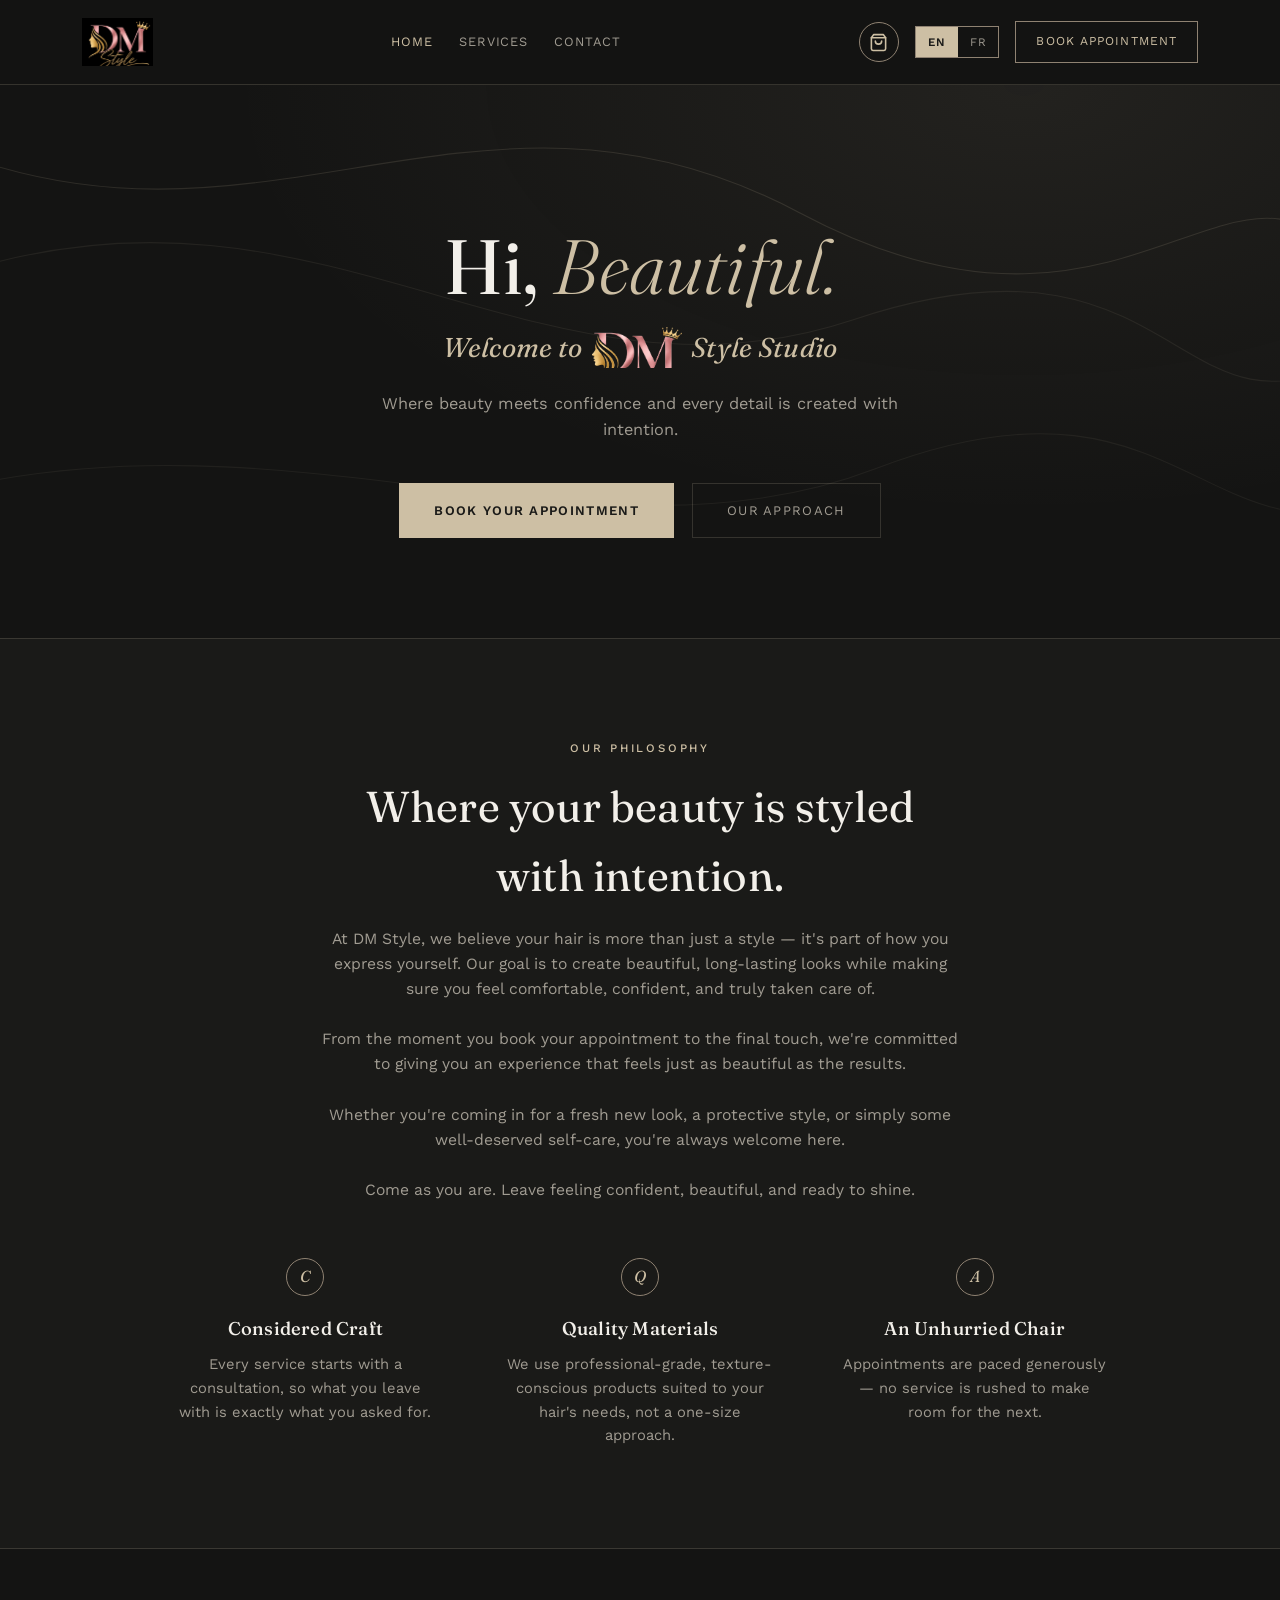
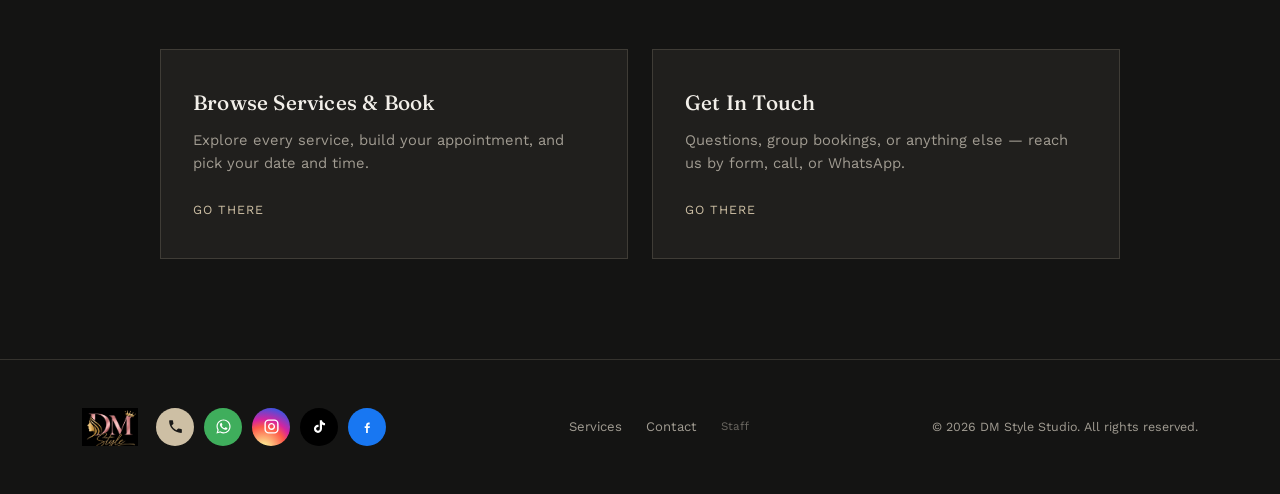
<file: index.html>
<!DOCTYPE html>
<html lang="en" id="htmlRoot">
<head>
<meta charset="UTF-8">
<meta name="viewport" content="width=device-width, initial-scale=1.0">
<title>DM Style Studio — Hair Salon</title>
<link rel="preconnect" href="https://fonts.googleapis.com">
<link href="https://fonts.googleapis.com/css2?family=Fraunces:opsz,wght@9..144,300;9..144,400;9..144,500;9..144,600&family=Work+Sans:wght@300;400;500;600&display=swap" rel="stylesheet">
<link rel="stylesheet" href="styles.css">
</head>
<body>

<header>
  <nav class="nav">
    <a href="#" data-nav="index.html" class="logo"><img src="images/logo-mark.jpg" alt="DM Style Studio" class="logo-img"></a>
    <button class="nav-toggle" id="navToggle" aria-label="Toggle menu">☰</button>
    <div class="nav-links" id="navLinks">
      <a href="#" data-nav="index.html" class="current" data-i18n="navHome">Home</a>
      <a href="#" data-nav="services.html" data-i18n="navServices">Services</a>
      <a href="#" data-nav="contact.html" data-i18n="navContact">Contact</a>
    </div>
    <div class="nav-right">
      <button class="cart-btn" id="cartBtn" aria-label="View appointment cart">
        <svg viewBox="0 0 24 24" fill="none" stroke="currentColor" stroke-width="2" stroke-linecap="round" stroke-linejoin="round"><path d="M6 2 3 6v14a2 2 0 0 0 2 2h14a2 2 0 0 0 2-2V6l-3-4Z"/><path d="M3 6h18"/><path d="M16 10a4 4 0 0 1-8 0"/></svg>
        <span class="cart-badge" id="cartBadge" style="display:none;">0</span>
      </button>
      <div class="lang-toggle">
        <button id="langEn" class="active">EN</button>
        <button id="langFr">FR</button>
      </div>
      <a href="#" data-nav="services.html" class="nav-cta" data-i18n="navBook">Book Appointment</a>
    </div>
  </nav>
</header>

<div class="quick-actions" id="quickActions">
  <a class="fab fab-whatsapp" id="fabWhatsapp" href="#" target="_blank" rel="noopener" aria-label="WhatsApp">
    <svg viewBox="0 0 24 24" fill="currentColor"><path d="M12.04 2C6.58 2 2.13 6.45 2.13 11.91c0 1.75.46 3.45 1.32 4.95L2 22l5.29-1.39a9.9 9.9 0 0 0 4.75 1.21h.01c5.46 0 9.9-4.45 9.9-9.91 0-2.65-1.03-5.14-2.9-7.01A9.82 9.82 0 0 0 12.04 2m0 1.67c2.2 0 4.27.86 5.82 2.42a8.19 8.19 0 0 1 2.41 5.82c0 4.55-3.7 8.24-8.24 8.24a8.2 8.2 0 0 1-4.19-1.15l-.3-.18-3.14.82.84-3.06-.2-.32a8.18 8.18 0 0 1-1.26-4.37c0-4.55 3.7-8.22 8.26-8.22M8.53 6.98c-.17 0-.45.06-.68.32-.23.25-.9.87-.9 2.13 0 1.25.92 2.46 1.05 2.63.13.17 1.8 2.88 4.43 3.93 2.19.87 2.64.7 3.11.65.48-.04 1.55-.63 1.77-1.24.22-.61.22-1.13.15-1.24-.06-.11-.24-.17-.5-.3-.26-.13-1.55-.77-1.79-.86-.24-.09-.42-.13-.59.13-.17.26-.68.86-.83 1.03-.15.17-.31.19-.57.06-.26-.13-1.09-.4-2.08-1.28-.77-.68-1.29-1.53-1.44-1.79-.15-.26-.02-.4.11-.53.12-.12.26-.31.39-.47.13-.15.17-.26.26-.43.09-.17.04-.32-.02-.45-.06-.13-.59-1.46-.82-1.99-.21-.5-.43-.44-.59-.45z"/></svg>
  </a>
  <a class="fab fab-call" id="fabCall" href="#" aria-label="Call">
    <svg viewBox="0 0 24 24" fill="currentColor"><path d="M6.62 10.79a15.05 15.05 0 0 0 6.59 6.59l2.2-2.2a1 1 0 0 1 1.02-.24 11.3 11.3 0 0 0 3.54.57 1 1 0 0 1 1 1V20a1 1 0 0 1-1 1C10.4 21 3 13.6 3 4a1 1 0 0 1 1-1h3.5a1 1 0 0 1 1 1c0 1.24.2 2.45.57 3.54a1 1 0 0 1-.25 1.02l-2.2 2.2z"/></svg>
  </a>
  <a class="fab fab-instagram" id="fabInstagram" href="#" target="_blank" rel="noopener" aria-label="Instagram">
    <svg viewBox="0 0 24 24" fill="none" stroke="currentColor" stroke-width="2"><rect x="3" y="3" width="18" height="18" rx="5" ry="5"/><path d="M16 11.37A4 4 0 1 1 12.63 8 4 4 0 0 1 16 11.37z"/><line x1="17.5" y1="6.5" x2="17.51" y2="6.5"/></svg>
  </a>
  <a class="fab fab-tiktok" id="fabTiktok" href="#" target="_blank" rel="noopener" aria-label="TikTok">
    <svg viewBox="0 0 24 24" fill="currentColor"><path d="M16.6 5.82s.51.5 0 0A4.278 4.278 0 0 1 15.54 3h-3.09v12.4a2.592 2.592 0 0 1-2.59 2.5c-1.42 0-2.6-1.16-2.6-2.6 0-1.72 1.66-3.01 3.37-2.48V9.66c-3.45-.46-6.47 2.22-6.47 5.64 0 3.33 2.76 5.7 5.69 5.7 3.14 0 5.69-2.55 5.69-5.7V9.01a7.35 7.35 0 0 0 4.3 1.38V7.3s-1.88.09-3.24-1.48z"/></svg>
  </a>
  <a class="fab fab-facebook" id="fabFacebook" href="#" target="_blank" rel="noopener" aria-label="Facebook">
    <svg viewBox="0 0 24 24" fill="currentColor"><path d="M13.5 9H15V6.5h-1.5C11.57 6.5 10 8.07 10 10v1.5H8V14h2v7h2.5v-7H15l.5-2.5H12.5V10c0-.55.45-1 1-1z"/></svg>
  </a>
  <button class="fab fab-toggle" id="fabToggle" aria-label="Show contact options" aria-expanded="false">
    <svg viewBox="0 0 24 24" fill="none" stroke="currentColor" stroke-width="2" stroke-linecap="round" stroke-linejoin="round"><path d="M21 11.5a8.38 8.38 0 0 1-.9 3.8 8.5 8.5 0 0 1-7.6 4.7 8.38 8.38 0 0 1-3.8-.9L3 21l1.9-5.7a8.38 8.38 0 0 1-.9-3.8 8.5 8.5 0 0 1 4.7-7.6 8.38 8.38 0 0 1 3.8-.9h.5a8.48 8.48 0 0 1 8 8v.5z"/></svg>
  </button>
</div>

<main>
  <section class="hero">
    <svg class="hero-strands" viewBox="0 0 1200 500" preserveAspectRatio="none" xmlns="http://www.w3.org/2000/svg">
      <path d="M -50 60 C 250 180, 450 -40, 750 120 S 1150 40, 1260 160" stroke="#cdbfa4" stroke-width="1" fill="none" opacity="0.35"/>
      <path d="M -50 180 C 300 60, 500 320, 800 220 S 1100 340, 1260 260" stroke="#cdbfa4" stroke-width="1" fill="none" opacity="0.22"/>
      <path d="M -50 380 C 280 300, 560 460, 820 360 S 1120 420, 1260 400" stroke="#cdbfa4" stroke-width="1" fill="none" opacity="0.18"/>
    </svg>
    <div class="hero-inner">
      <h1 data-i18n-html="heroHeadline">Hi, <em>Beautiful.</em></h1>
      <p class="hero-welcome" data-i18n-html="heroWelcome">Welcome to DM Style Studio</p>
      <p class="lede" data-i18n="heroLede"></p>
      <div class="hero-ctas">
        <a href="#" data-nav="services.html" class="btn-primary" data-i18n="heroCta1">Book Your Appointment</a>
        <a href="#philosophy" class="btn-ghost" data-i18n="heroCta2">Our Approach</a>
      </div>
    </div>
  </section>

  <section class="about" id="philosophy">
    <div class="wrap">
      <div class="section-head">
        <div class="eyebrow" data-i18n="philosophyEyebrow">Our Philosophy</div>
        <h2 data-i18n="philosophyTitle"></h2>
        <p data-i18n-html="philosophyLede"></p>
      </div>
      <div class="pillars">
        <div class="pillar">
          <div class="mark">C</div>
          <h3 data-i18n="pillar1Title"></h3>
          <p data-i18n="pillar1Body"></p>
        </div>
        <div class="pillar">
          <div class="mark">Q</div>
          <h3 data-i18n="pillar2Title"></h3>
          <p data-i18n="pillar2Body"></p>
        </div>
        <div class="pillar">
          <div class="mark">A</div>
          <h3 data-i18n="pillar3Title"></h3>
          <p data-i18n="pillar3Body"></p>
        </div>
      </div>
    </div>
  </section>

  <section>
    <div class="wrap">
      <div class="teaser-grid">
        <a href="#" data-nav="services.html" class="teaser-card">
          <h3 data-i18n="teaserServicesTitle">Browse Services & Book</h3>
          <p data-i18n="teaserServicesBody"></p>
          <span class="go" data-i18n="teaserGo">Go there →</span>
        </a>
        <a href="#" data-nav="contact.html" class="teaser-card">
          <h3 data-i18n="teaserContactTitle">Get In Touch</h3>
          <p data-i18n="teaserContactBody"></p>
          <span class="go" data-i18n="teaserGo">Go there →</span>
        </a>
      </div>
    </div>
  </section>
</main>

<footer>
  <div class="wrap footer-inner">
    <div class="footer-brand">
      <a href="#" data-nav="index.html" class="logo"><img src="images/logo-mark.jpg" alt="DM Style Studio" class="logo-img logo-img-footer"></a>
      <div class="footer-social">
        <a class="social-icon social-call" id="footerCall" href="#" aria-label="Call">
          <svg viewBox="0 0 24 24" fill="currentColor"><path d="M6.62 10.79a15.05 15.05 0 0 0 6.59 6.59l2.2-2.2a1 1 0 0 1 1.02-.24 11.3 11.3 0 0 0 3.54.57 1 1 0 0 1 1 1V20a1 1 0 0 1-1 1C10.4 21 3 13.6 3 4a1 1 0 0 1 1-1h3.5a1 1 0 0 1 1 1c0 1.24.2 2.45.57 3.54a1 1 0 0 1-.25 1.02l-2.2 2.2z"/></svg>
        </a>
        <a class="social-icon social-whatsapp" id="footerWhatsapp" href="#" target="_blank" rel="noopener" aria-label="WhatsApp">
          <svg viewBox="0 0 24 24" fill="currentColor"><path d="M12.04 2C6.58 2 2.13 6.45 2.13 11.91c0 1.75.46 3.45 1.32 4.95L2 22l5.29-1.39a9.9 9.9 0 0 0 4.75 1.21h.01c5.46 0 9.9-4.45 9.9-9.91 0-2.65-1.03-5.14-2.9-7.01A9.82 9.82 0 0 0 12.04 2m0 1.67c2.2 0 4.27.86 5.82 2.42a8.19 8.19 0 0 1 2.41 5.82c0 4.55-3.7 8.24-8.24 8.24a8.2 8.2 0 0 1-4.19-1.15l-.3-.18-3.14.82.84-3.06-.2-.32a8.18 8.18 0 0 1-1.26-4.37c0-4.55 3.7-8.22 8.26-8.22M8.53 6.98c-.17 0-.45.06-.68.32-.23.25-.9.87-.9 2.13 0 1.25.92 2.46 1.05 2.63.13.17 1.8 2.88 4.43 3.93 2.19.87 2.64.7 3.11.65.48-.04 1.55-.63 1.77-1.24.22-.61.22-1.13.15-1.24-.06-.11-.24-.17-.5-.3-.26-.13-1.55-.77-1.79-.86-.24-.09-.42-.13-.59.13-.17.26-.68.86-.83 1.03-.15.17-.31.19-.57.06-.26-.13-1.09-.4-2.08-1.28-.77-.68-1.29-1.53-1.44-1.79-.15-.26-.02-.4.11-.53.12-.12.26-.31.39-.47.13-.15.17-.26.26-.43.09-.17.04-.32-.02-.45-.06-.13-.59-1.46-.82-1.99-.21-.5-.43-.44-.59-.45z"/></svg>
        </a>
        <a class="social-icon social-instagram" id="footerInstagram" href="#" target="_blank" rel="noopener" aria-label="Instagram">
          <svg viewBox="0 0 24 24" fill="none" stroke="currentColor" stroke-width="2"><rect x="3" y="3" width="18" height="18" rx="5" ry="5"/><path d="M16 11.37A4 4 0 1 1 12.63 8 4 4 0 0 1 16 11.37z"/><line x1="17.5" y1="6.5" x2="17.51" y2="6.5"/></svg>
        </a>
        <a class="social-icon social-tiktok" id="footerTiktok" href="#" target="_blank" rel="noopener" aria-label="TikTok">
          <svg viewBox="0 0 24 24" fill="currentColor"><path d="M16.6 5.82s.51.5 0 0A4.278 4.278 0 0 1 15.54 3h-3.09v12.4a2.592 2.592 0 0 1-2.59 2.5c-1.42 0-2.6-1.16-2.6-2.6 0-1.72 1.66-3.01 3.37-2.48V9.66c-3.45-.46-6.47 2.22-6.47 5.64 0 3.33 2.76 5.7 5.69 5.7 3.14 0 5.69-2.55 5.69-5.7V9.01a7.35 7.35 0 0 0 4.3 1.38V7.3s-1.88.09-3.24-1.48z"/></svg>
        </a>
        <a class="social-icon social-facebook" id="footerFacebook" href="#" target="_blank" rel="noopener" aria-label="Facebook">
          <svg viewBox="0 0 24 24" fill="currentColor"><path d="M13.5 9H15V6.5h-1.5C11.57 6.5 10 8.07 10 10v1.5H8V14h2v7h2.5v-7H15l.5-2.5H12.5V10c0-.55.45-1 1-1z"/></svg>
        </a>
      </div>
    </div>
    <div class="footer-links">
      <a href="#" data-nav="services.html" data-i18n="navServices">Services</a>
      <a href="#" data-nav="contact.html" data-i18n="navContact">Contact</a>
      <a href="#" data-nav="manage.html" class="staff-link">Staff</a>
    </div>
    <p class="fine">&copy; 2026 DM Style Studio. <span data-i18n="footerRights"></span></p>
  </div>
</footer>

<script src="data.js"></script>
<script>
  initChrome();
</script>
</body>
</html>
</file>
<file: styles.css>
:root{
  --bg:#141413;
  --bg-alt:#1a1a18;
  --panel:#201f1d;
  --panel-2:#262523;
  --beige:#cdbfa4;
  --beige-soft:#8f8272;
  --slate:#57534b;
  --slate-dark:#3c3a35;
  --text:#f2efe9;
  --text-muted:#a19c92;
  --line: rgba(205,191,164,.18);
  --whatsapp:#3fae5c;
  --ok:#7f9c7a;
  --warn:#b4776b;
}
*{box-sizing:border-box; margin:0; padding:0;}
html{scroll-behavior:smooth;}
body{
  background:var(--bg); color:var(--text); font-family:'Work Sans', sans-serif;
  font-weight:400; line-height:1.6; -webkit-font-smoothing:antialiased;
}
h1,h2,h3,h4{ font-family:'Fraunces', serif; font-weight:500; letter-spacing:.2px; }
a{color:inherit; text-decoration:none;}
img{max-width:100%; display:block;}
.wrap{max-width:1180px; margin:0 auto; padding:0 32px;}
.eyebrow{ font-size:.72rem; letter-spacing:.24em; text-transform:uppercase; color:var(--beige); font-weight:500; }
::selection{background:var(--beige); color:#1a1a18;}
a:focus-visible, button:focus-visible, input:focus-visible, textarea:focus-visible, select:focus-visible{
  outline:2px solid var(--beige); outline-offset:3px;
}

/* ---------- HEADER ---------- */
header{ position:sticky; top:0; z-index:60; background:rgba(20,20,19,.92); backdrop-filter: blur(10px); border-bottom:1px solid var(--line); }
.nav{ display:flex; align-items:center; justify-content:space-between; gap:18px; padding:18px 32px; max-width:1180px; margin:0 auto; }
.logo{ font-family:'Fraunces', serif; font-size:1.3rem; letter-spacing:.06em; flex-shrink:0; display:flex; align-items:center; }
.logo span{color:var(--beige);}
.logo-img{ height:48px; width:auto; display:block; }
.logo-img.logo-img-footer{ height:38px; }
.nav-links{display:flex; gap:26px; align-items:center;}
.nav-links a, .nav-links button.link{
  font-size:.8rem; letter-spacing:.07em; text-transform:uppercase; color:var(--text-muted);
  transition:color .25s ease; padding:4px 0; border-bottom:1px solid transparent; background:none; border:none;
  font-family:inherit; cursor:pointer;
}
.nav-links a.current{color:var(--beige); border-color:var(--beige);}
.nav-links a:hover, .nav-links button.link:hover{color:var(--text); border-color:var(--beige);}
.nav-right{display:flex; align-items:center; gap:16px;}
.lang-toggle{ display:flex; border:1px solid var(--beige-soft); overflow:hidden; flex-shrink:0; }
.lang-toggle button{
  background:transparent; border:none; color:var(--text-muted); font-size:.72rem; letter-spacing:.08em;
  padding:8px 12px; cursor:pointer; font-family:inherit; transition:.2s ease;
}
.lang-toggle button.active{background:var(--beige); color:#1a1a18; font-weight:600;}
.nav-cta{
  border:1px solid var(--beige-soft); padding:10px 20px; font-size:.76rem; letter-spacing:.09em;
  text-transform:uppercase; color:var(--beige); transition:.25s ease; white-space:nowrap;
}
.nav-cta:hover{background:var(--beige); color:#1a1a18;}
.nav-toggle{display:none; background:none; border:0; color:var(--text); font-size:1.4rem; cursor:pointer;}

@media (max-width:940px){
  .nav-links{
    position:absolute; top:100%; left:0; right:0; flex-direction:column; align-items:flex-start; gap:0;
    background:var(--bg-alt); border-bottom:1px solid var(--line); max-height:0; overflow:hidden; transition:max-height .3s ease;
  }
  .nav-links.open{max-height:400px;}
  .nav-links a, .nav-links button.link{padding:16px 32px; width:100%; border-bottom:1px solid var(--line);}
  .nav-toggle{display:block;}
  .nav-cta{display:none;}
}

/* ---------- FLOATING QUICK ACTIONS (phone only; tablet/desktop uses .footer-social instead) ---------- */
.quick-actions{ position:fixed; right:22px; bottom:22px; z-index:70; display:none; flex-direction:column; gap:12px; }
@media (max-width:640px){
  .quick-actions{display:flex;}
}
.fab{
  width:52px; height:52px; border-radius:50%; display:flex; align-items:center; justify-content:center;
  box-shadow:0 6px 18px rgba(0,0,0,.5); cursor:pointer; border:1px solid transparent; transition:.2s ease;
}
.fab:hover{transform:translateY(-2px);}
.fab-call{background:var(--beige); color:#1a1a18;}
.fab-whatsapp{background:var(--whatsapp); color:#fff;}
.fab-instagram{background:radial-gradient(circle at 30% 107%, #fdf497 0%, #fdf497 5%, #fd5949 45%, #d6249f 60%, #285AEB 90%); color:#fff;}
.fab-tiktok{background:#000; color:#fff;}
.fab-facebook{background:#1877F2; color:#fff;}
.fab svg{width:22px; height:22px;}

/* icons stay collapsed behind the toggle button until tapped */
.quick-actions .fab:not(.fab-toggle){ display:none; }
.quick-actions.open .fab:not(.fab-toggle){ display:flex; }
.fab-toggle{ background:var(--beige); color:#1a1a18; transition:.2s ease, transform .25s ease; }
.fab-toggle.active{ background:var(--slate-dark); color:var(--beige); transform:rotate(180deg); }

/* ---------- FOOTER SOCIAL (tablet/desktop; hidden on phone, .quick-actions is used there instead) ---------- */
.footer-brand{display:flex; align-items:center; gap:18px; flex-wrap:wrap;}
.footer-social{display:flex; gap:10px; align-items:center;}
@media (max-width:640px){
  .footer-social{display:none;}
}
.social-icon{
  width:38px; height:38px; border-radius:50%; display:flex; align-items:center; justify-content:center;
  transition:.2s ease; flex-shrink:0;
}
.social-icon:hover{transform:translateY(-2px);}
.social-icon svg{width:17px; height:17px;}
.social-icon.social-call{background:var(--beige); color:#1a1a18;}
.social-icon.social-whatsapp{background:var(--whatsapp); color:#fff;}
.social-icon.social-instagram{background:radial-gradient(circle at 30% 107%, #fdf497 0%, #fdf497 5%, #fd5949 45%, #d6249f 60%, #285AEB 90%); color:#fff;}
.social-icon.social-tiktok{background:#000; color:#fff;}
.social-icon.social-facebook{background:#1877F2; color:#fff;}

/* ---------- HERO ---------- */
.hero{ position:relative; padding:120px 32px 100px; overflow:hidden;
  background: radial-gradient(ellipse at 80% 0%, rgba(205,191,164,.08), transparent 55%), var(--bg); }
.hero-strands{ position:absolute; inset:0; z-index:0; opacity:.4; pointer-events:none; }
.hero-inner{position:relative; z-index:1; max-width:1180px; margin:0 auto; text-align:center;}
.hero h1{ font-size:clamp(2.6rem, 6vw, 5rem); font-weight:400; line-height:1.05; max-width:840px; margin:22px auto 18px; }
.hero h1 em{ font-style:italic; color:var(--beige); font-weight:300; }
.hero-welcome{
  font-family:'Fraunces', serif; font-style:italic; font-weight:400;
  font-size:clamp(1.3rem, 2.6vw, 1.7rem); color:var(--beige); letter-spacing:.01em;
  margin:0 auto 22px; display:flex; align-items:center; justify-content:center; gap:.35em; flex-wrap:wrap;
}
.hero-dm-mark{ height:1.5em; width:auto; display:inline-block; vertical-align:middle; }
.hero p.lede{ max-width:540px; margin:0 auto 40px; color:var(--text-muted); font-size:1.02rem; }
.hero-ctas{display:flex; gap:18px; justify-content:center; flex-wrap:wrap;}
.btn-primary{
  background:var(--beige); color:#1a1a18; padding:16px 34px; font-size:.82rem; letter-spacing:.1em;
  text-transform:uppercase; font-weight:600; border:1px solid var(--beige); transition:.25s ease; cursor:pointer;
}
.btn-primary:hover{background:transparent; color:var(--beige);}
.btn-ghost{
  padding:16px 34px; font-size:.82rem; letter-spacing:.1em; text-transform:uppercase; border:1px solid var(--line);
  color:var(--text-muted); transition:.25s ease; cursor:pointer; background:transparent;
}
.btn-ghost:hover{border-color:var(--beige); color:var(--text);}

section{padding:100px 0;}
.page-header{padding:70px 32px 20px; text-align:center;}
.page-header .eyebrow{margin-bottom:14px;}
.page-header h1{font-size:clamp(2.2rem,4.4vw,3.2rem); font-weight:400;}
.page-header p{color:var(--text-muted); margin-top:16px; max-width:560px; margin-left:auto; margin-right:auto;}

.section-head{max-width:640px; margin:0 auto 56px; text-align:center;}
.section-head h2{font-size:clamp(1.9rem,3.6vw,2.7rem); font-weight:400; margin-top:14px;}
.section-head p{color:var(--text-muted); margin-top:16px; font-size:.98rem;}

.about{background:var(--bg-alt); border-top:1px solid var(--line); border-bottom:1px solid var(--line);}
.pillars{ display:grid; grid-template-columns:repeat(3,1fr); gap:44px; max-width:960px; margin:0 auto; }
.pillar{text-align:center; padding:0 12px;}
.pillar h3{font-size:1.15rem; font-weight:500; margin-bottom:10px;}
.pillar p{color:var(--text-muted); font-size:.92rem;}
.pillar .mark{
  width:38px; height:38px; margin:0 auto 18px; border:1px solid var(--beige-soft); border-radius:50%;
  display:flex; align-items:center; justify-content:center; color:var(--beige); font-family:'Fraunces',serif; font-style:italic;
}
@media (max-width:720px){ .pillars{grid-template-columns:1fr; gap:36px;} }

/* ---------- HOME TEASER (services/contact link cards) ---------- */
.teaser-grid{ display:grid; grid-template-columns:repeat(2,1fr); gap:24px; max-width:960px; margin:0 auto; }
.teaser-card{
  background:var(--panel); border:1px solid var(--line); padding:36px 32px; transition:.2s ease;
}
.teaser-card:hover{border-color:var(--beige-soft);}
.teaser-card h3{font-size:1.3rem; font-weight:500; margin-bottom:10px;}
.teaser-card p{color:var(--text-muted); font-size:.92rem; margin-bottom:20px;}
.teaser-card .go{color:var(--beige); font-size:.78rem; letter-spacing:.08em; text-transform:uppercase;}
@media (max-width:720px){ .teaser-grid{grid-template-columns:1fr;} }

/* ---------- BOOKING LAYOUT ---------- */
/* the appointment summary is a slide-over drawer (opened via the header cart button),
   not an inline column, so the service list gets the full width on every screen size */
.booking-layout{ display:block; }

.cat-tabs{ display:flex; gap:10px; flex-wrap:wrap; margin-bottom:36px; border-bottom:1px solid var(--line); padding-bottom:24px; }
.cat-tab{
  padding:9px 18px; font-size:.78rem; letter-spacing:.06em; text-transform:uppercase; border:1px solid var(--line);
  color:var(--text-muted); cursor:pointer; transition:.2s ease; background:transparent;
}
.cat-tab.active, .cat-tab:hover{border-color:var(--beige); color:var(--beige);}

.service-group{margin-bottom:48px;}
.service-group h3{font-size:1.3rem; font-weight:400; margin-bottom:4px; color:var(--beige);}
.service-group .group-sub{color:var(--text-muted); font-size:.85rem; margin-bottom:20px;}
.service-card{ padding:24px 0; border-bottom:1px solid var(--line); }
.service-card-img{ width:100%; max-width:320px; height:160px; object-fit:cover; border:1px solid var(--line); margin-bottom:14px; display:block; }
.service-info h4{font-size:1.05rem; font-weight:500; margin-bottom:6px;}
.service-info p.desc{color:var(--text-muted); font-size:.86rem; max-width:460px;}
.service-notes{list-style:none; margin-top:10px; display:flex; flex-direction:column; gap:4px;}
.service-notes li{ color:var(--text-muted); font-size:.76rem; padding-left:14px; position:relative; max-width:460px; }
.service-notes li::before{ content:"—"; position:absolute; left:0; color:var(--beige-soft); }

.service-row-single{ display:flex; align-items:center; justify-content:space-between; gap:20px; margin-top:14px; }
.service-meta{ display:flex; gap:14px; align-items:center; font-size:.78rem; color:var(--text-muted); letter-spacing:.03em; }
.service-meta .price{color:var(--beige); font-weight:600; font-size:.92rem;}
.add-btn{
  border:1px solid var(--beige-soft); background:transparent; color:var(--beige); width:42px; height:42px; border-radius:50%;
  font-size:1.3rem; cursor:pointer; transition:.2s ease; display:flex; align-items:center; justify-content:center; line-height:1; flex-shrink:0;
}
.add-btn:hover{background:var(--beige); color:#1a1a18;}
.add-btn.added{background:var(--slate); border-color:var(--slate); color:var(--text); font-size:1rem;}

.service-options{margin-top:16px; display:flex; flex-direction:column; gap:10px;}
.option-row{
  display:flex; align-items:center; justify-content:space-between; gap:16px;
  padding:12px 16px; border:1px solid var(--line); background:var(--panel);
}
.option-row .opt-label{font-size:.9rem; font-weight:500;}
.option-row .opt-meta{display:flex; gap:12px; align-items:center; font-size:.78rem; color:var(--text-muted);}
.option-row .opt-meta .price{color:var(--beige); font-weight:600; font-size:.9rem;}

/* ---------- CART BUTTON (header) ---------- */
.cart-btn{
  position:relative; background:transparent; border:1px solid var(--beige-soft); color:var(--beige);
  width:40px; height:40px; border-radius:50%; display:flex; align-items:center; justify-content:center;
  cursor:pointer; flex-shrink:0; transition:.2s ease;
}
.cart-btn:hover{ background:var(--beige); color:#1a1a18; }
.cart-btn svg{ width:19px; height:19px; }
.cart-badge{
  position:absolute; top:-6px; right:-6px; background:var(--warn); color:#fff; font-size:.68rem; font-weight:700;
  min-width:18px; height:18px; border-radius:9px; display:flex; align-items:center; justify-content:center; padding:0 4px;
}

/* ---------- TICKET / SUMMARY DRAWER ---------- */
/* opened via the header cart button; stays fixed to the viewport so it's always fully
   visible once open, regardless of how the page underneath is scrolled */
.drawer-backdrop{ position:fixed; inset:0; background:rgba(10,10,9,.65); z-index:90; display:none; }
.drawer-backdrop.open{ display:block; }
.ticket{
  position:fixed; top:0; right:0; bottom:0; width:min(420px, 100%); z-index:95;
  background:var(--panel); border-left:1px solid var(--beige-soft); padding:34px 28px 28px;
  overflow-y:auto; transform:translateX(100%); transition:transform .3s ease;
}
.ticket.open{ transform:translateX(0); }
.drawer-close{
  position:absolute; top:16px; right:16px; background:none; border:none; color:var(--text-muted);
  font-size:1.4rem; cursor:pointer; line-height:1; padding:4px;
}
.drawer-close:hover{ color:var(--beige); }
.ticket-head{ display:flex; justify-content:space-between; align-items:baseline; border-bottom:1px dashed var(--beige-soft); padding-bottom:16px; margin-bottom:18px; margin-top:20px; }
.ticket-head h3{font-size:1.15rem; font-weight:500;}
.ticket-head span{font-size:.7rem; letter-spacing:.1em; color:var(--text-muted); text-transform:uppercase;}
.ticket-empty{color:var(--text-muted); font-size:.88rem; padding:14px 0 22px;}
.ticket-item{ display:flex; justify-content:space-between; gap:10px; padding:12px 0; border-bottom:1px solid var(--line); font-size:.9rem; }
.ticket-item .ti-name{font-weight:500;}
.ticket-item .ti-meta{color:var(--text-muted); font-size:.76rem; margin-top:3px;}
.ticket-item .ti-remove{background:none; border:none; color:var(--text-muted); cursor:pointer; font-size:1rem; padding:2px 4px; flex-shrink:0;}
.ticket-item .ti-remove:hover{color:var(--warn);}
.ticket-totals{margin-top:18px; padding-top:16px; border-top:1px dashed var(--beige-soft);}
.ticket-totals .row{display:flex; justify-content:space-between; font-size:.86rem; color:var(--text-muted); margin-bottom:8px;}
.ticket-totals .row.total{color:var(--text); font-size:1.05rem; font-weight:600; margin-top:6px;}
.ticket-totals .row.total span:last-child{color:var(--beige);}

.schedule{margin-top:26px; padding-top:22px; border-top:1px dashed var(--beige-soft);}
.schedule label{ display:block; font-size:.72rem; letter-spacing:.08em; text-transform:uppercase; color:var(--text-muted); margin-bottom:8px; margin-top:16px; }
.schedule label:first-child{margin-top:0;}
input[type=date], input[type=text], input[type=email], input[type=tel], input[type=password], textarea, select{
  width:100%; background:var(--bg); border:1px solid var(--line); color:var(--text); padding:12px 14px;
  font-family:'Work Sans',sans-serif; font-size:.92rem;
}
input:focus, textarea:focus, select:focus{border-color:var(--beige);}
.time-slots{display:flex; flex-wrap:wrap; gap:8px;}
.slot{ padding:8px 10px; font-size:.76rem; border:1px solid var(--line); color:var(--text-muted); cursor:pointer; transition:.2s ease; background:transparent; }
.slot.selected{border-color:var(--beige); color:var(--beige); background:rgba(205,191,164,.08);}
.slot:hover:not(.taken){border-color:var(--beige); color:var(--beige);}
.slot.taken{ color:#6b6862; border-color:var(--line); text-decoration:line-through; cursor:not-allowed; opacity:.55; }
.slot-legend{display:flex; gap:16px; margin-top:10px; flex-wrap:wrap;}
.slot-legend span{font-size:.72rem; color:var(--text-muted); display:flex; align-items:center; gap:6px;}
.slot-legend .dot{width:8px; height:8px; border-radius:50%; display:inline-block;}
.dot-open{background:var(--ok);}
.dot-taken{background:var(--warn);}

.ticket-submit{
  width:100%; margin-top:24px; background:var(--beige); color:#1a1a18; border:none; padding:15px; font-size:.82rem;
  letter-spacing:.1em; text-transform:uppercase; font-weight:600; cursor:pointer; transition:.2s ease;
}
.ticket-submit:hover{background:#ddd0b6;}
.ticket-submit:disabled{background:var(--panel-2); color:var(--text-muted); cursor:not-allowed;}
.ticket-note{font-size:.72rem; color:var(--text-muted); margin-top:12px; text-align:center;}
.confirm-box{text-align:center; padding:20px 4px;}
.confirm-box .mark{
  width:46px; height:46px; border-radius:50%; border:1px solid var(--beige); display:flex; align-items:center;
  justify-content:center; margin:0 auto 16px; color:var(--beige); font-size:1.3rem;
}
.confirm-box h4{font-size:1.15rem; margin-bottom:8px;}
.confirm-box p{color:var(--text-muted); font-size:.86rem; margin-bottom:18px;}

/* ---------- CONTACT ---------- */
.contact-layout{ max-width:640px; margin:0 auto; }
.contact-info h2{font-size:clamp(1.9rem,3.4vw,2.5rem); font-weight:400; margin:14px 0 20px;}
.contact-info p.lede{color:var(--text-muted); margin-bottom:32px; max-width:440px;}
.info-row{display:flex; gap:16px; padding:18px 0; border-top:1px solid var(--line);}
.info-row:last-of-type{border-bottom:1px solid var(--line);}
.info-row .label{font-size:.72rem; letter-spacing:.08em; text-transform:uppercase; color:var(--beige); width:110px; flex-shrink:0;}
.info-row .value{color:var(--text); font-size:.95rem;}
.info-row .value .muted{color:var(--text-muted); display:block; font-size:.85rem; margin-top:2px;}

.contact-quick{display:flex; gap:14px; margin-top:8px; flex-wrap:wrap;}
@media (max-width:640px){
  .contact-info{ text-align:center; }
  .contact-info p.lede{ margin-left:auto; margin-right:auto; }
  .info-row{ flex-direction:column; align-items:center; gap:4px; text-align:center; }
  .info-row .label{ width:auto; }
  .info-row .value{ word-break:break-word; }
  .contact-quick{ justify-content:center; }
}
.quick-btn{
  display:flex; align-items:center; gap:9px; padding:13px 20px; font-size:.8rem; letter-spacing:.05em;
  border:1px solid var(--beige-soft); cursor:pointer; transition:.2s ease; text-transform:uppercase; background:transparent; color:var(--text);
}
.quick-btn svg{width:16px; height:16px;}
.quick-btn.call{color:var(--beige);}
.quick-btn.call:hover{background:var(--beige); color:#1a1a18;}
.quick-btn.whatsapp{color:var(--whatsapp); border-color:var(--whatsapp);}
.quick-btn.whatsapp:hover{background:var(--whatsapp); color:#fff;}
.quick-btn.check{color:var(--text-muted);}
.quick-btn.check:hover{border-color:var(--beige); color:var(--beige);}

.field{margin-bottom:18px;}
.field label{display:block; font-size:.72rem; letter-spacing:.08em; text-transform:uppercase; color:var(--text-muted); margin-bottom:8px;}

footer{padding:48px 0; border-top:1px solid var(--line);}
.footer-inner{display:flex; justify-content:space-between; align-items:center; flex-wrap:wrap; gap:20px;}
.footer-inner .logo{font-size:1.1rem;}
footer .fine{color:var(--text-muted); font-size:.78rem;}
.footer-links{display:flex; gap:24px; align-items:center;}
.footer-links a{color:var(--text-muted); font-size:.82rem; transition:.2s ease;}
.footer-links a:hover{color:var(--beige);}
.footer-links .staff-link{font-size:.72rem; opacity:.6;}

/* ---------- MODAL ---------- */
.modal-overlay{
  position:fixed; inset:0; background:rgba(10,10,9,.75); z-index:100; display:none;
  align-items:center; justify-content:center; padding:24px;
}
.modal-overlay.open{display:flex;}
.modal{ background:var(--panel); border:1px solid var(--beige-soft); max-width:420px; width:100%; padding:34px 30px; position:relative; max-height:88vh; overflow-y:auto; }
.modal-close{ position:absolute; top:16px; right:16px; background:none; border:none; color:var(--text-muted); font-size:1.3rem; cursor:pointer; line-height:1; }
.modal-close:hover{color:var(--beige);}
.modal h3{font-size:1.2rem; font-weight:500; margin-bottom:10px;}
.modal p.sub{color:var(--text-muted); font-size:.86rem; margin-bottom:22px;}
.modal .field{margin-bottom:16px;}
.modal-result{ margin-top:20px; padding-top:18px; border-top:1px dashed var(--beige-soft); }
.booking{ padding:14px 0; border-bottom:1px solid var(--line); font-size:.88rem; }
.booking .bk-date{color:var(--beige); font-weight:600;}
.booking .bk-services{color:var(--text-muted); font-size:.82rem; margin-top:4px;}
.booking .bk-accept{margin-top:8px;}
.accept-btn{
  background:transparent; border:1px solid var(--beige-soft); color:var(--beige); padding:6px 14px; font-size:.72rem;
  letter-spacing:.05em; text-transform:uppercase; cursor:pointer; transition:.2s ease;
}
.accept-btn:hover{background:var(--beige); color:#1a1a18;}
.accepted-tag{color:var(--ok); font-size:.78rem; font-weight:600;}
.cancel-btn{
  background:transparent; border:1px solid var(--warn); color:var(--warn); padding:6px 14px; font-size:.72rem;
  letter-spacing:.05em; text-transform:uppercase; cursor:pointer; transition:.2s ease;
}
.cancel-btn:hover{background:var(--warn); color:#fff;}
.cancelled-tag{color:var(--warn); font-size:.78rem; font-weight:600;}
.modal-fallback{margin-top:18px; font-size:.84rem; color:var(--text-muted);}
.modal-fallback .contact-quick{margin-top:12px;}

/* ---------- STAFF PIN GATE ---------- */
.pin-gate{ min-height:44vh; display:flex; align-items:center; justify-content:center; padding:40px 20px; }
.pin-box{ background:var(--panel); border:1px solid var(--beige-soft); padding:40px 34px; max-width:380px; width:100%; text-align:center; }
.pin-box h3{font-size:1.2rem; margin-bottom:10px;}
.pin-box p{color:var(--text-muted); font-size:.88rem; margin-bottom:22px;}
.pin-box input{text-align:center; letter-spacing:.3em; font-size:1.1rem; margin-bottom:16px;}
.pin-error{color:var(--warn); font-size:.82rem; margin-top:14px;}

/* ---------- MANAGE PAGE ---------- */
.manage-panel{ background:var(--panel); border:1px solid var(--line); padding:32px; margin-bottom:32px; }
.manage-panel h3{font-size:1.1rem; margin-bottom:6px;}
.manage-panel .sub{color:var(--text-muted); font-size:.85rem; margin-bottom:22px;}
.day-slot-grid{display:flex; flex-wrap:wrap; gap:10px; margin-top:16px; align-items:flex-start;}
.day-slot{
  border:1px solid var(--line); font-size:.8rem; min-width:168px; overflow:hidden;
}
.day-slot-time{ padding:8px 12px; font-weight:600; background:var(--panel-2); border-bottom:1px solid var(--line); }
.worker-row{
  padding:7px 12px; cursor:pointer; transition:.2s ease; display:flex; flex-direction:column; gap:1px;
}
.worker-row + .worker-row{ border-top:1px dashed var(--line); }
.worker-row .w-label{ font-size:.64rem; letter-spacing:.05em; text-transform:uppercase; color:var(--text-muted); }
.worker-row .w-status{ font-size:.78rem; }
.worker-row.open .w-status{ color:var(--ok); }
.worker-row.open:hover{ background:rgba(127,156,122,.1); }
.worker-row.booked{ background:rgba(180,119,107,.08); }
.worker-row.booked .w-status{ color:var(--warn); font-weight:600; }
.worker-row.blocked{ background:rgba(87,83,75,.18); }
.worker-row.blocked .w-status{ color:var(--text-muted); }
.notice-banner{
  background:var(--panel-2); border:1px solid var(--beige-soft); padding:16px 20px; font-size:.82rem;
  color:var(--text-muted); margin-bottom:40px;
}
.notice-banner strong{color:var(--beige);}
.manual-form{display:grid; grid-template-columns:1fr 1fr; gap:14px; margin-top:18px;}
.manual-form .field{margin-bottom:0;}
.manual-form .full{grid-column:1 / -1;}
@media (max-width:640px){ .manual-form{grid-template-columns:1fr;} }
textarea{min-height:70px; resize:vertical;}

/* ---------- CATALOG MANAGER (manage services & prices) ---------- */
.cat-group{margin-bottom:22px;}
.cat-group-title{font-size:.78rem; letter-spacing:.06em; text-transform:uppercase; color:var(--beige); margin-bottom:10px;}
.cat-item{
  display:flex; justify-content:space-between; align-items:flex-start; gap:14px;
  padding:14px 0; border-bottom:1px solid var(--line); flex-wrap:wrap;
}
.cat-item-thumb{ width:56px; height:56px; object-fit:cover; border:1px solid var(--line); flex-shrink:0; }
.cat-item-name{font-weight:500; font-size:.94rem;}
.cat-item-options{color:var(--text-muted); font-size:.8rem; margin-top:4px;}
.cat-item-actions{display:flex; gap:8px; flex-shrink:0;}
.cat-option-row{
  display:grid; grid-template-columns:1fr 130px 110px 32px; gap:10px; align-items:center; margin-bottom:10px;
}
.cat-option-row input{margin-bottom:0;}
.cat-opt-remove{
  background:none; border:1px solid var(--line); color:var(--text-muted); width:32px; height:38px;
  cursor:pointer; transition:.2s ease; flex-shrink:0;
}
.cat-opt-remove:hover{border-color:var(--warn); color:var(--warn);}
@media (max-width:640px){ .cat-option-row{grid-template-columns:1fr; } }
</file>
